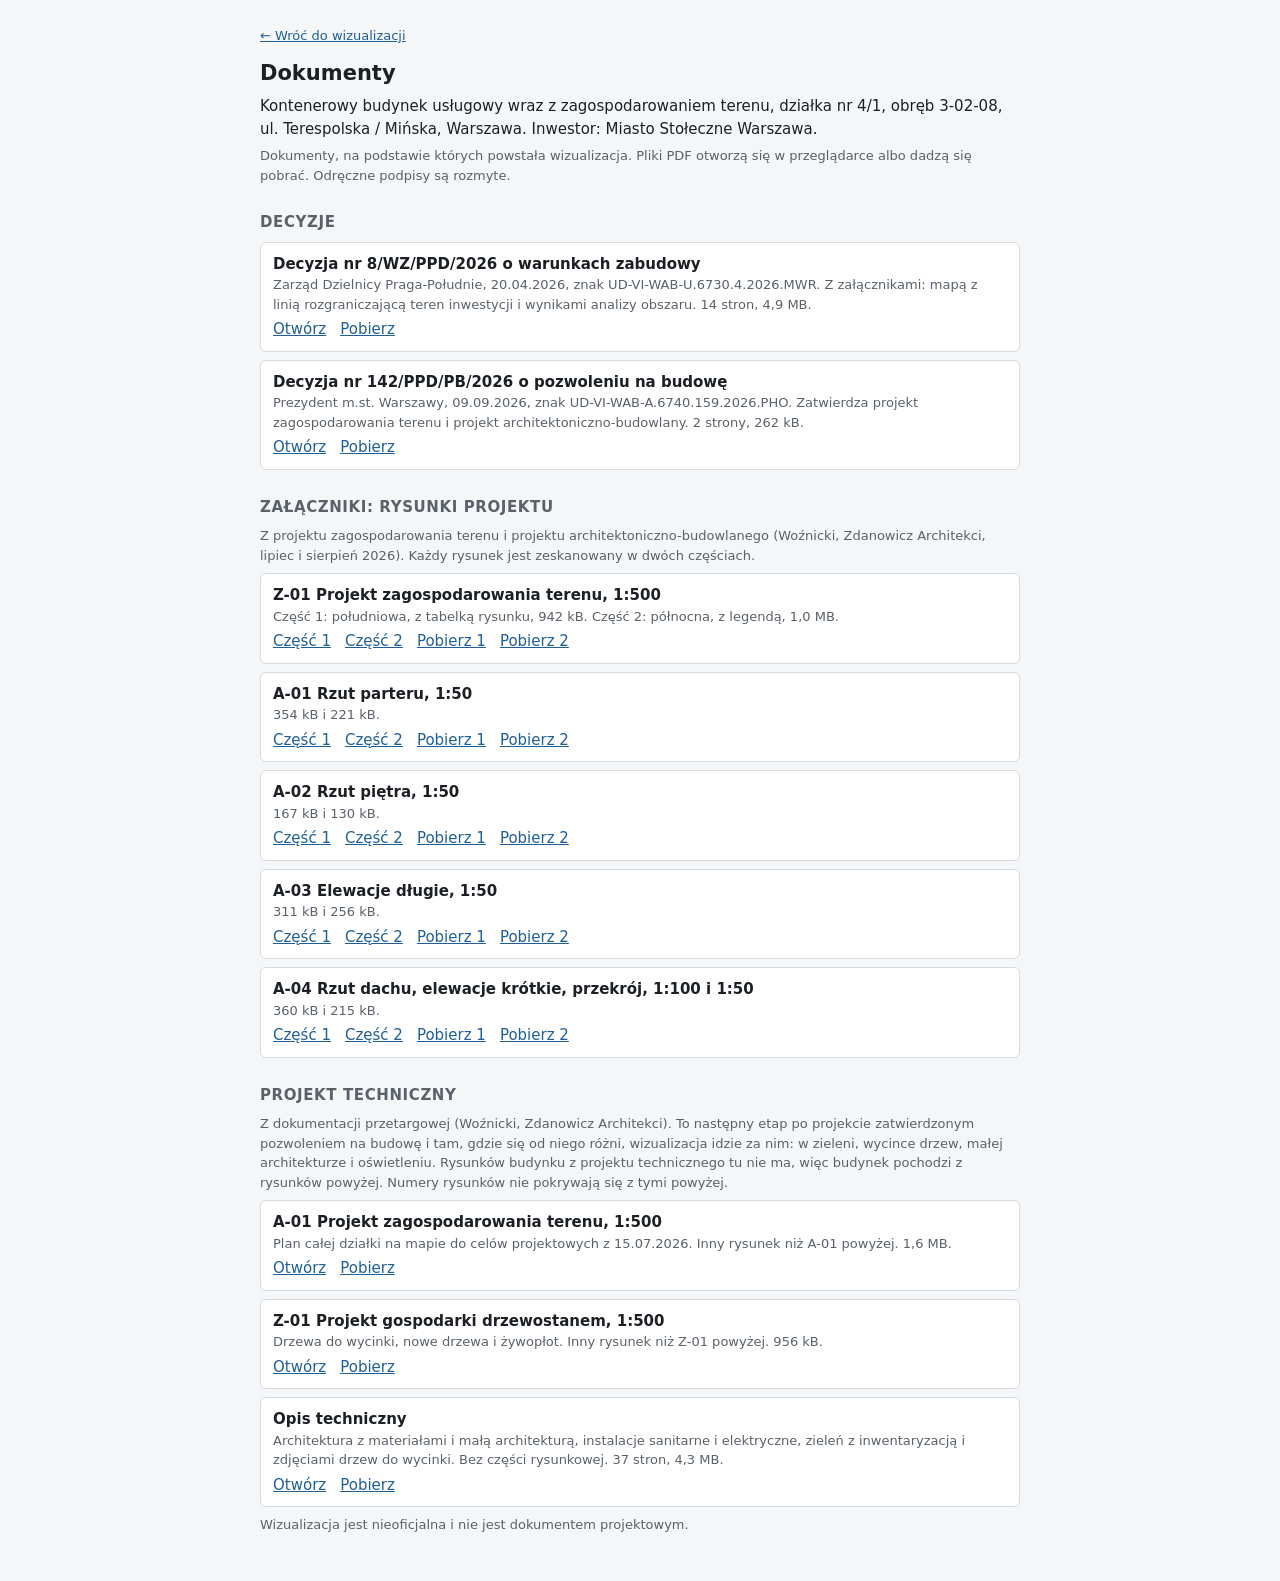
<file: dokumenty.html>
<!DOCTYPE html>
<html lang="pl">
<head>
  <meta charset="utf-8">
  <meta name="viewport" content="width=device-width, initial-scale=1">
  <title>Dokumenty: „Kawiarnia w kontenerze” na Psiej Łączce</title>
  <link rel="icon" href="data:,">
  <!-- GoatCounter's settings, and the events for the document links: see analytics.js. -->
  <script src="./analytics.js"></script>
  <style>
    body { font: 15px/1.5 system-ui, -apple-system, "Segoe UI", Roboto, sans-serif; color: #1c2024; background: #f4f6f7; margin: 0; }
    main { max-width: 760px; margin: 0 auto; padding: 20px 16px 40px; }
    h1 { font-size: 21px; margin: 12px 0 6px; }
    h2 { font-size: 15px; margin: 26px 0 8px; text-transform: uppercase; letter-spacing: 0.04em; color: #5a6168; }
    p { margin: 6px 0; }
    a { color: #1f5f99; }
    ul { list-style: none; padding: 0; margin: 0; }
    li { background: #fff; border: 1px solid #d5dbe0; border-radius: 6px; padding: 10px 12px; margin: 8px 0; }
    .what { font-weight: 600; }
    .meta, .back, .note { color: #5a6168; font-size: 13px; }
    .links { margin-top: 4px; }
    .links a { margin-right: 14px; }
    .nw { white-space: nowrap; }
  </style>
</head>
<body>
  <main>
    <p class="back"><a href="./">← Wróć do wizualizacji</a></p>
    <h1>Dokumenty</h1>
    <p>Kontenerowy budynek usługowy wraz z zagospodarowaniem terenu, działka nr 4/1, obręb <span class="nw">3-02-08</span>, ul. Terespolska / Mińska, Warszawa. Inwestor: Miasto Stołeczne Warszawa.</p>
    <p class="note">Dokumenty, na podstawie których powstała wizualizacja. Pliki PDF otworzą się w przeglądarce albo dadzą się pobrać. Odręczne podpisy są rozmyte.</p>

    <h2>Decyzje</h2>
    <ul>
      <li>
        <div class="what">Decyzja nr 8/WZ/PPD/2026 o warunkach zabudowy</div>
        <div class="meta">Zarząd Dzielnicy Praga-Południe, 20.04.2026, znak UD-VI-WAB-U.6730.4.2026.MWR. Z załącznikami: mapą z linią rozgraniczającą teren inwestycji i wynikami analizy obszaru. 14 stron, 4,9 MB.</div>
        <div class="links"><a href="docs/8_WZ_PPD_2026.pdf">Otwórz</a><a href="docs/8_WZ_PPD_2026.pdf" download>Pobierz</a></div>
      </li>
      <li>
        <div class="what">Decyzja nr 142/PPD/PB/2026 o pozwoleniu na budowę</div>
        <div class="meta">Prezydent m.st. Warszawy, 09.09.2026, znak UD-VI-WAB-A.6740.159.2026.PHO. Zatwierdza projekt zagospodarowania terenu i projekt architektoniczno-budowlany. 2 strony, 262 kB.</div>
        <div class="links"><a href="docs/142_PPD_PB_2026_Terespolska_dz_4-1_ob_3-02-08.pdf">Otwórz</a><a href="docs/142_PPD_PB_2026_Terespolska_dz_4-1_ob_3-02-08.pdf" download>Pobierz</a></div>
      </li>
    </ul>

    <h2 id="zalaczniki">Załączniki: rysunki projektu</h2>
    <p class="note">Z projektu zagospodarowania terenu i projektu architektoniczno-budowlanego (Woźnicki, Zdanowicz Architekci, lipiec i sierpień 2026). Każdy rysunek jest zeskanowany w dwóch częściach.</p>
    <ul>
      <li>
        <div class="what">Z-01 Projekt zagospodarowania terenu, 1:500</div>
        <div class="meta">Część 1: południowa, z tabelką rysunku, 942 kB. Część 2: północna, z legendą, 1,0 MB.</div>
        <div class="links"><a href="docs/Z-01_czesc_1.pdf">Część 1</a><a href="docs/Z-01_czesc_2.pdf">Część 2</a><a href="docs/Z-01_czesc_1.pdf" download>Pobierz 1</a><a href="docs/Z-01_czesc_2.pdf" download>Pobierz 2</a></div>
      </li>
      <li>
        <div class="what">A-01 Rzut parteru, 1:50</div>
        <div class="meta">354 kB i 221 kB.</div>
        <div class="links"><a href="docs/A-01_czesc_1.pdf">Część 1</a><a href="docs/A-01_czesc_2.pdf">Część 2</a><a href="docs/A-01_czesc_1.pdf" download>Pobierz 1</a><a href="docs/A-01_czesc_2.pdf" download>Pobierz 2</a></div>
      </li>
      <li>
        <div class="what">A-02 Rzut piętra, 1:50</div>
        <div class="meta">167 kB i 130 kB.</div>
        <div class="links"><a href="docs/A-02_czesc_1.pdf">Część 1</a><a href="docs/A-02_czesc_2.pdf">Część 2</a><a href="docs/A-02_czesc_1.pdf" download>Pobierz 1</a><a href="docs/A-02_czesc_2.pdf" download>Pobierz 2</a></div>
      </li>
      <li>
        <div class="what">A-03 Elewacje długie, 1:50</div>
        <div class="meta">311 kB i 256 kB.</div>
        <div class="links"><a href="docs/A-03_czesc_1.pdf">Część 1</a><a href="docs/A-03_czesc_2.pdf">Część 2</a><a href="docs/A-03_czesc_1.pdf" download>Pobierz 1</a><a href="docs/A-03_czesc_2.pdf" download>Pobierz 2</a></div>
      </li>
      <li>
        <div class="what">A-04 Rzut dachu, elewacje krótkie, przekrój, 1:100 i 1:50</div>
        <div class="meta">360 kB i 215 kB.</div>
        <div class="links"><a href="docs/A-04_czesc_1.pdf">Część 1</a><a href="docs/A-04_czesc_2.pdf">Część 2</a><a href="docs/A-04_czesc_1.pdf" download>Pobierz 1</a><a href="docs/A-04_czesc_2.pdf" download>Pobierz 2</a></div>
      </li>
    </ul>

    <h2 id="projekt-techniczny">Projekt techniczny</h2>
    <p class="note">Z dokumentacji przetargowej (Woźnicki, Zdanowicz Architekci). To następny etap po projekcie zatwierdzonym pozwoleniem na budowę i tam, gdzie się od niego różni, wizualizacja idzie za nim: w zieleni, wycince drzew, małej architekturze i oświetleniu. Rysunków budynku z projektu technicznego tu nie ma, więc budynek pochodzi z rysunków powyżej. Numery rysunków nie pokrywają się z tymi powyżej.</p>
    <ul>
      <li>
        <div class="what">A-01 Projekt zagospodarowania terenu, 1:500</div>
        <div class="meta">Plan całej działki na mapie do celów projektowych z 15.07.2026. Inny rysunek niż A-01 powyżej. 1,6 MB.</div>
        <div class="links"><a href="docs/projekt_techniczny_A-01.pdf">Otwórz</a><a href="docs/projekt_techniczny_A-01.pdf" download>Pobierz</a></div>
      </li>
      <li>
        <div class="what">Z-01 Projekt gospodarki drzewostanem, 1:500</div>
        <div class="meta">Drzewa do wycinki, nowe drzewa i żywopłot. Inny rysunek niż Z-01 powyżej. 956 kB.</div>
        <div class="links"><a href="docs/projekt_techniczny_Z-01.pdf">Otwórz</a><a href="docs/projekt_techniczny_Z-01.pdf" download>Pobierz</a></div>
      </li>
      <li>
        <div class="what">Opis techniczny</div>
        <div class="meta">Architektura z materiałami i małą architekturą, instalacje sanitarne i elektryczne, zieleń z inwentaryzacją i zdjęciami drzew do wycinki. Bez części rysunkowej. 37 stron, 4,3 MB.</div>
        <div class="links"><a href="docs/projekt_techniczny_opis.pdf">Otwórz</a><a href="docs/projekt_techniczny_opis.pdf" download>Pobierz</a></div>
      </li>
    </ul>
    <p class="note">Wizualizacja jest nieoficjalna i nie jest dokumentem projektowym.</p>
  </main>
  <script data-goatcounter="https://3-n.goatcounter.com/count" async src="//gc.zgo.at/count.js"></script>
</body>
</html>
</file>
